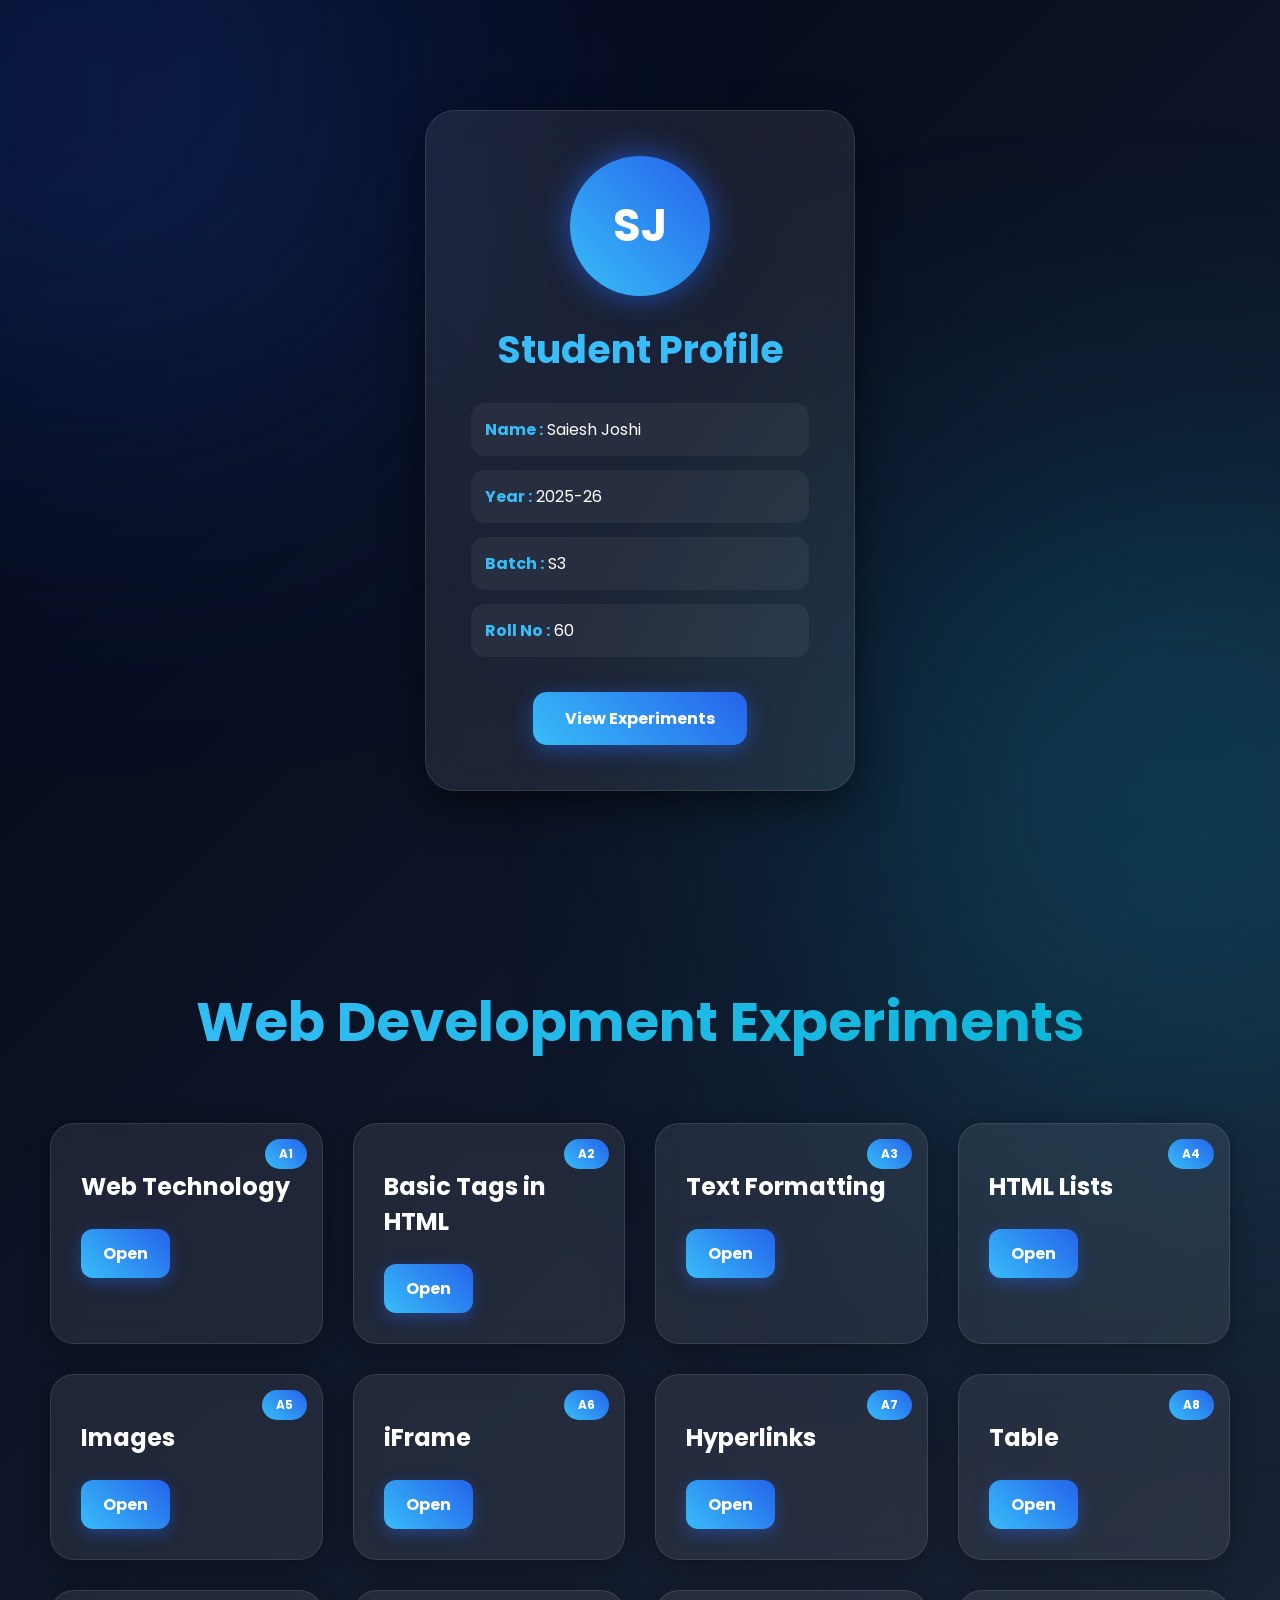
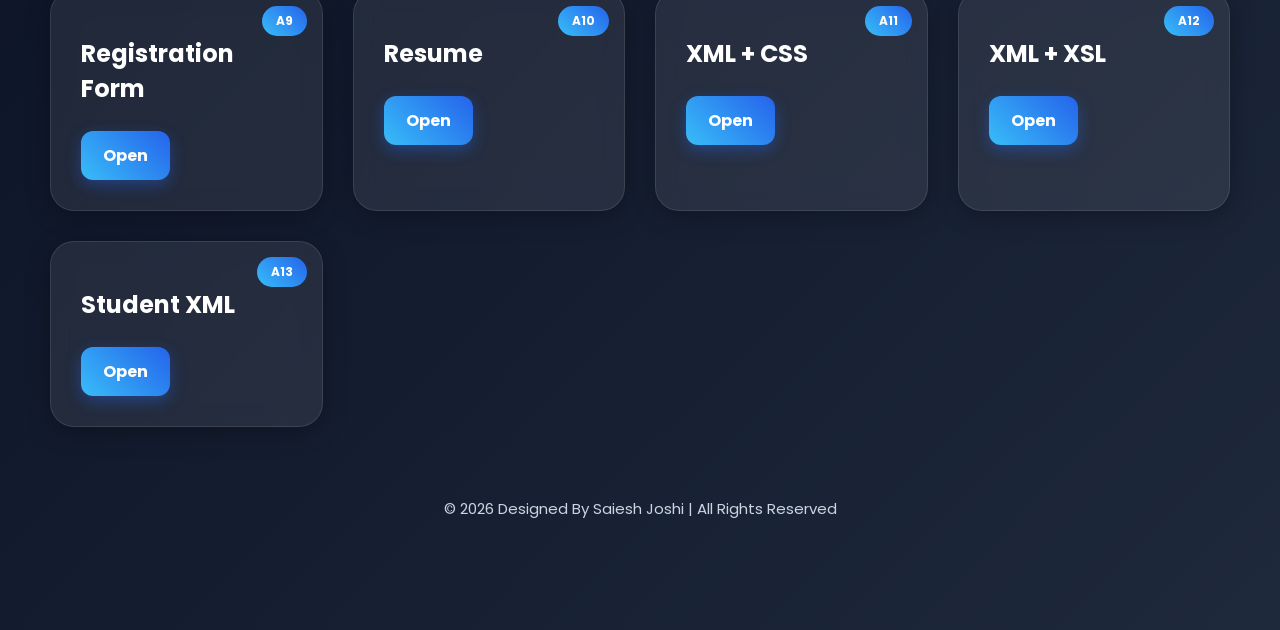
<file: index.html>
<!DOCTYPE html>
<html lang="en">

<head>

<meta charset="UTF-8">

<meta name="viewport"
content="width=device-width, initial-scale=1.0">

<title>

 Student Web Journal

</title>

<link href="https://fonts.googleapis.com/css2?family=Poppins:wght@300;400;500;600;700&display=swap" rel="stylesheet">

<style>

*{
    margin:0;
    padding:0;
    box-sizing:border-box;
    font-family:'Poppins',sans-serif;
    scroll-behavior:smooth;
}

body{

    background:
    linear-gradient(135deg,#020617,#0f172a,#1e293b);

    color:white;

    overflow-x:hidden;
}

/* BACKGROUND GLOW */

body::before{

    content:'';

    position:fixed;

    width:500px;

    height:500px;

    background:#2563eb;

    filter:blur(180px);

    top:-150px;

    left:-150px;

    opacity:0.35;

    z-index:-1;
}

body::after{

    content:'';

    position:fixed;

    width:500px;

    height:500px;

    background:#06b6d4;

    filter:blur(180px);

    bottom:-150px;

    right:-150px;

    opacity:0.35;

    z-index:-1;
}

/* PROFILE SECTION */

.profile-section{

    min-height:100vh;

    display:flex;

    justify-content:center;

    align-items:center;

    padding:40px;
}

.profile-card{

    width:430px;

    background:
    rgba(255,255,255,0.08);

    backdrop-filter:blur(18px);

    border:
    1px solid rgba(255,255,255,0.1);

    border-radius:30px;

    padding:45px;

    text-align:center;

    box-shadow:
    0 15px 40px rgba(0,0,0,0.5);

    animation:fadeUp 1s ease;
}

@keyframes fadeUp{

    from{

        opacity:0;

        transform:translateY(50px);
    }

    to{

        opacity:1;

        transform:translateY(0);
    }
}

.profile-img{

    width:140px;

    height:140px;

    border-radius:50%;

    background:
    linear-gradient(45deg,#38bdf8,#2563eb);

    margin:auto;

    margin-bottom:25px;

    display:flex;

    justify-content:center;

    align-items:center;

    font-size:45px;

    font-weight:bold;

    color:white;

    box-shadow:
    0 0 30px rgba(37,99,235,0.7);

    animation:float 3s ease-in-out infinite;
}

@keyframes float{

    0%{

        transform:translateY(0);
    }

    50%{

        transform:translateY(-10px);
    }

    100%{

        transform:translateY(0);
    }
}

.profile-card h1{

    font-size:38px;

    color:#38bdf8;

    margin-bottom:25px;
}

.info p{

    margin:14px 0;

    background:
    rgba(255,255,255,0.05);

    padding:14px;

    border-radius:14px;

    text-align:left;

    font-size:16px;

    transition:0.3s;
}

.info p:hover{

    background:
    rgba(255,255,255,0.1);

    transform:translateX(5px);
}

.info span{

    color:#38bdf8;

    font-weight:bold;
}

/* BUTTON */

.scroll-btn{

    margin-top:35px;
}

.scroll-btn a{

    text-decoration:none;

    background:
    linear-gradient(45deg,#38bdf8,#2563eb);

    color:white;

    padding:14px 32px;

    border-radius:14px;

    font-weight:bold;

    transition:0.3s;

    display:inline-block;

    box-shadow:
    0 5px 20px rgba(37,99,235,0.5);
}

.scroll-btn a:hover{

    transform:scale(1.08);

    box-shadow:
    0 10px 25px rgba(37,99,235,0.8);
}

/* EXPERIMENT SECTION */

.experiment-section{

    padding:80px 50px;
}

.header{

    text-align:center;

    margin-bottom:60px;
}

.header h1{

    font-size:55px;

    background:
    linear-gradient(to right,#38bdf8,#06b6d4);

    -webkit-background-clip:text;

    -webkit-text-fill-color:transparent;
}

/* GRID */

.grid{

    display:grid;

    grid-template-columns:
    repeat(auto-fit,minmax(260px,1fr));

    gap:30px;
}

/* CARD */

.card{

    background:
    rgba(255,255,255,0.08);

    backdrop-filter:blur(12px);

    border:
    1px solid rgba(255,255,255,0.1);

    padding:30px;

    border-radius:24px;

    position:relative;

    overflow:hidden;

    transition:0.4s;

    box-shadow:
    0 5px 25px rgba(0,0,0,0.3);
}

.card::before{

    content:'';

    position:absolute;

    top:0;

    left:-100%;

    width:100%;

    height:100%;

    background:
    linear-gradient(
    120deg,
    transparent,
    rgba(255,255,255,0.2),
    transparent);

    transition:0.6s;
}

.card:hover::before{

    left:100%;
}

.card:hover{

    transform:
    translateY(-12px);

    border-color:#38bdf8;

    box-shadow:
    0 10px 35px rgba(37,99,235,0.4);
}

.tag{

    position:absolute;

    top:15px;

    right:15px;

    background:
    linear-gradient(45deg,#38bdf8,#2563eb);

    color:white;

    padding:6px 14px;

    border-radius:30px;

    font-size:12px;

    font-weight:bold;
}

.card h3{

    margin-top:15px;

    margin-bottom:25px;

    font-size:24px;
}

.card a{

    text-decoration:none;

    background:
    linear-gradient(45deg,#38bdf8,#2563eb);

    color:white;

    padding:12px 22px;

    border-radius:12px;

    display:inline-block;

    font-weight:bold;

    transition:0.3s;

    box-shadow:
    0 5px 15px rgba(37,99,235,0.4);
}

.card a:hover{

    transform:scale(1.08);
}

/* FOOTER */

.footer{

    text-align:center;

    margin-top:70px;

    padding-bottom:30px;

    color:#cbd5e1;

    font-size:15px;
}

/* RESPONSIVE */

@media(max-width:768px){

    .profile-card{

        width:100%;
    }

    .header h1{

        font-size:38px;
    }

    .experiment-section{

        padding:40px 20px;
    }

}

</style>

</head>

<body>

<section class="profile-section">

    <div class="profile-card">

        <div class="profile-img">

            SJ

        </div>

        <h1>

            Student Profile

        </h1>

        <div class="info">

            <p><span>Name :</span> Saiesh Joshi</p>

            <p><span>Year :</span> 2025-26</p>

            <p><span>Batch :</span> S3</p>

            <p><span>Roll No :</span> 60</p>

        </div>

        <div class="scroll-btn">

            <a href="#experiments">

                View Experiments

            </a>

        </div>

    </div>

</section>

<section class="experiment-section"
id="experiments">

    <div class="header">

        <h1>

            Web Development Experiments

        </h1>

    </div>

    <div class="grid">

        <div class="card">
            <span class="tag">A1</span>
            <h3>Web Technology</h3>
            <a href="Exp1.html">Open</a>
        </div>

        <div class="card">
            <span class="tag">A2</span>
            <h3>Basic Tags in HTML</h3>
            <a href="Exp2.html">Open</a>
        </div>

        <div class="card">
            <span class="tag">A3</span>
            <h3>Text Formatting</h3>
            <a href="Exp3.html">Open</a>
        </div>

        <div class="card">
            <span class="tag">A4</span>
            <h3>HTML Lists</h3>
            <a href="Exp4.html">Open</a>
        </div>

        <div class="card">
            <span class="tag">A5</span>
            <h3>Images</h3>
            <a href="Exp5.html">Open</a>
        </div>

        <div class="card">
            <span class="tag">A6</span>
            <h3>iFrame</h3>
            <a href="Exp6.html">Open</a>
        </div>

        <div class="card">
            <span class="tag">A7</span>
            <h3>Hyperlinks</h3>
            <a href="Exp7.html">Open</a>
        </div>

        <div class="card">
            <span class="tag">A8</span>
            <h3>Table</h3>
            <a href="Exp8.html">Open</a>
        </div>

        <div class="card">
            <span class="tag">A9</span>
            <h3>Registration Form</h3>
            <a href="Exp9.html">Open</a>
        </div>

        <div class="card">
            <span class="tag">A10</span>
            <h3>Resume</h3>
            <a href="Exp10.html">Open</a>
        </div>

        <div class="card">
            <span class="tag">A11</span>
            <h3>XML + CSS</h3>
            <a href="Exp11/Books.xml">Open</a>
        </div>

        <div class="card">
            <span class="tag">A12</span>
            <h3>XML + XSL</h3>
            <a href="Exp12.html">Open</a>
        </div>

        <div class="card">
            <span class="tag">A13</span>
            <h3>Student XML</h3>
            <a href="Exp13/students.xml">Open</a>
        </div>

    </div>

    <div class="footer">

        © 2026 Designed By Saiesh Joshi | All Rights Reserved

    </div>

</section>

</body>

</html>
</file>
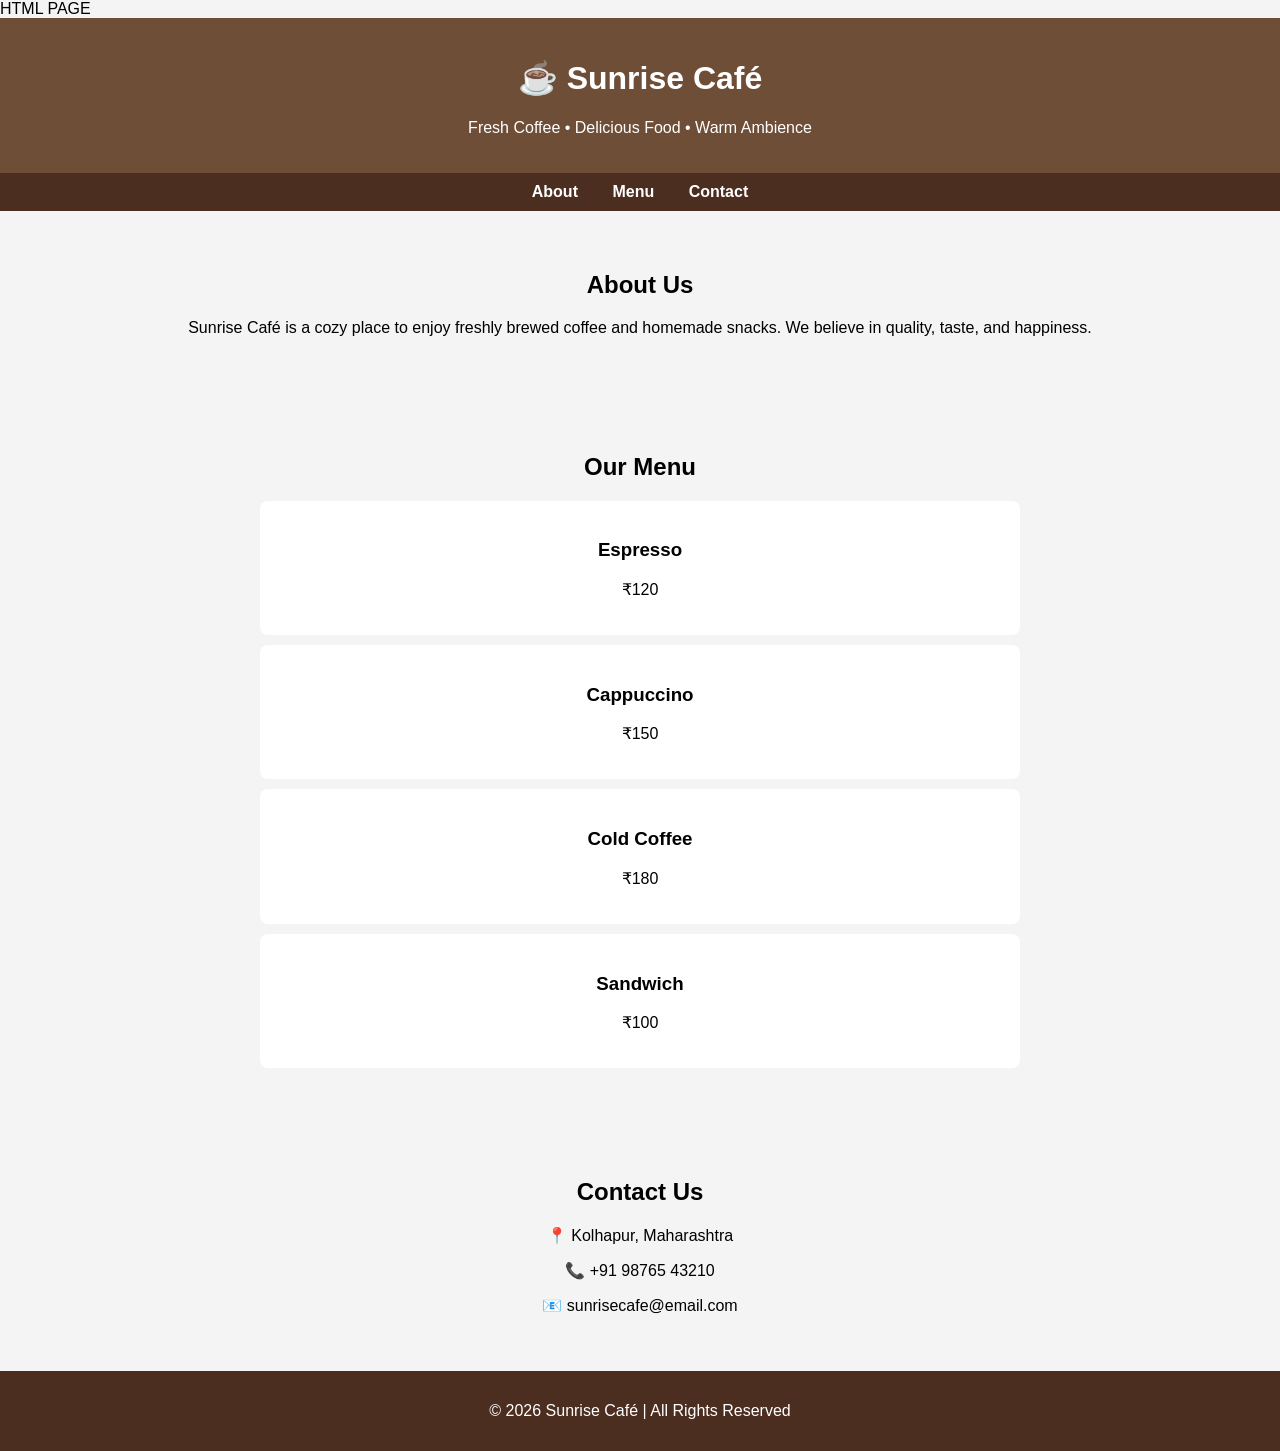
<file: Exp1.html>
HTML PAGE 
<!DOCTYPE html>
<html lang="en">
<head>
    <meta charset="UTF-8">
    <title>Sunrise Café</title>
    <style>
        body {
            margin: 0;
            font-family: Arial, sans-serif;
            background-color: #f4f4f4;
        }
        header {
            background: #6f4e37;
            color: white;
            padding: 20px;
            text-align: center;
        }
        nav {
            background: #4b2e20;
            padding: 10px;
            text-align: center;
        }
        nav a {
            color: white;
            margin: 15px;
            text-decoration: none;
            font-weight: bold;
        }
        section {
            padding: 40px;
            text-align: center;
        }
        .menu-item {
            background: white;
            padding: 20px;
            margin: 10px auto;
            width: 60%;
            border-radius: 8px;
        }
        footer {
            background: #4b2e20;
            color: white;
            text-align: center;
            padding: 15px;
        }
    </style>
</head>

<body>

<header>
    <h1>☕ Sunrise Café</h1>
    <p>Fresh Coffee • Delicious Food • Warm Ambience</p>
</header>

<nav>
    <a href="#about">About</a>
    <a href="#menu">Menu</a>
    <a href="#contact">Contact</a>
</nav>

<section id="about">
    <h2>About Us</h2>
    <p>Sunrise Café is a cozy place to enjoy freshly brewed coffee and homemade snacks.
       We believe in quality, taste, and happiness.</p>
</section>

<section id="menu">
    <h2>Our Menu</h2>

    <div class="menu-item">
        <h3>Espresso</h3>
        <p>₹120</p>
    </div>

    <div class="menu-item">
        <h3>Cappuccino</h3>
        <p>₹150</p>
    </div>

    <div class="menu-item">
        <h3>Cold Coffee</h3>
        <p>₹180</p>
    </div>

    <div class="menu-item">
        <h3>Sandwich</h3>
        <p>₹100</p>
    </div>
</section>

<section id="contact">
    <h2>Contact Us</h2>
    <p>📍 Kolhapur, Maharashtra</p>
    <p>📞 +91 98765 43210</p>
    <p>📧 sunrisecafe@email.com</p>
</section>

<footer>
    <p>© 2026 Sunrise Café | All Rights Reserved</p>
</footer>

</body>
</html>
</file>
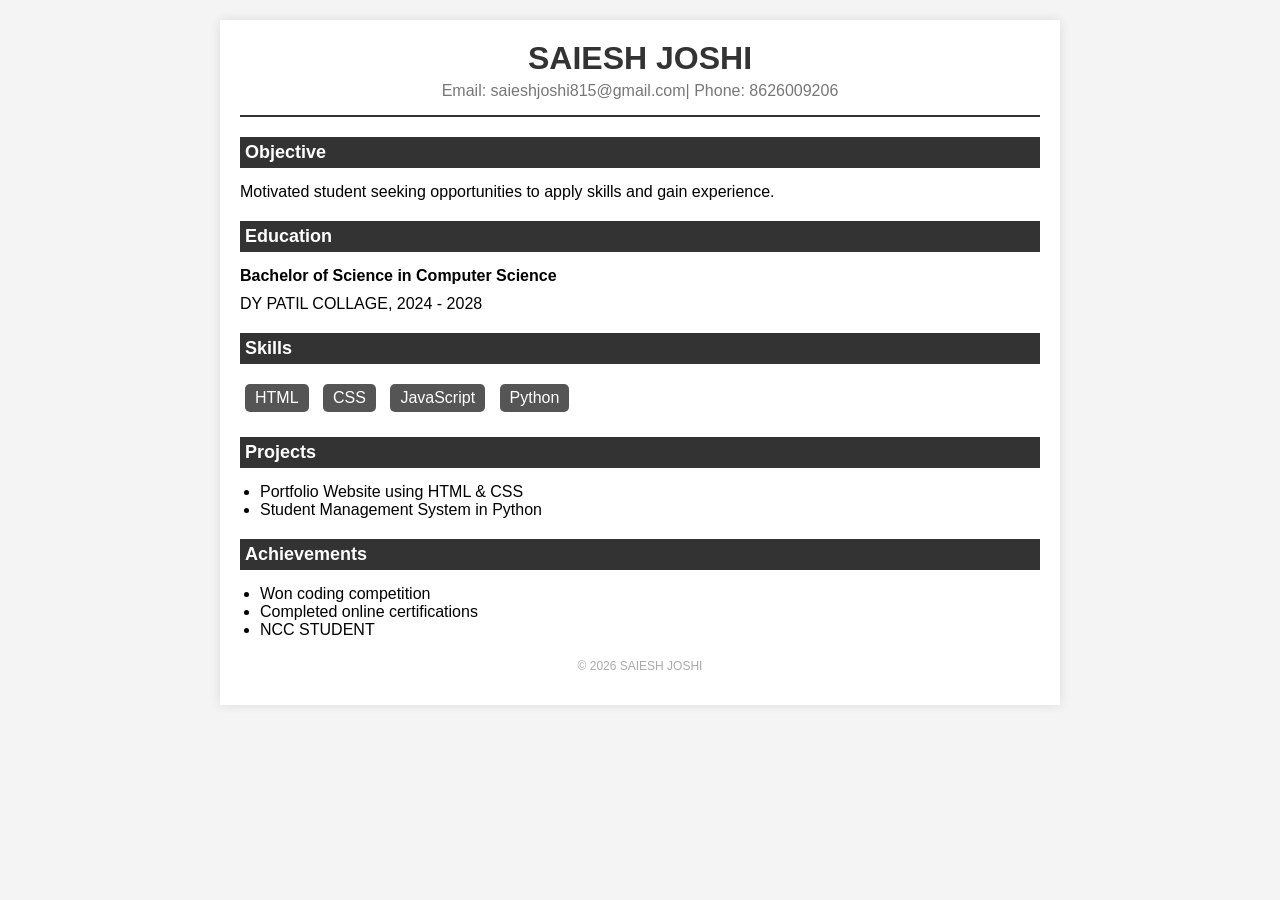
<file: Exp10.html>
<!DOCTYPE html>
<html lang="en">
<head>
    <meta charset="UTF-8">
    <title>Student Resume</title>
    <style>
        body {
            font-family: Arial, sans-serif;
            margin: 0;
            padding: 0;
            background-color: #f4f4f4;
        }

        .container {
            width: 800px;
            margin: 20px auto;
            background: #fff;
            padding: 20px;
            box-shadow: 0 0 10px rgba(0,0,0,0.1);
        }

        .header {
            text-align: center;
            border-bottom: 2px solid #333;
            padding-bottom: 10px;
        }

        .header h1 {
            margin: 0;
            color: #333;
        }

        .header p {
            margin: 5px 0;
            color: #777;
        }

        .section {
            margin: 20px 0;
        }

        .section h2 {
            background: #333;
            color: #fff;
            padding: 5px;
            font-size: 18px;
        }

        .section p, .section ul {
            margin: 10px 0;
        }

        ul {
            padding-left: 20px;
        }

        .skills span {
            display: inline-block;
            background: #555;
            color: #fff;
            padding: 5px 10px;
            margin: 5px;
            border-radius: 5px;
        }

        .footer {
            text-align: center;
            font-size: 12px;
            color: #aaa;
            margin-top: 20px;
        }
    </style>
</head>
<body>

<div class="container">
    <div class="header">
        <h1>SAIESH JOSHI</h1>
        <p>Email: saieshjoshi815@gmail.com| Phone: 8626009206</p>
    </div>

    <div class="section">
        <h2>Objective</h2>
        <p>Motivated student seeking opportunities to apply skills and gain experience.</p>
    </div>

    <div class="section">
        <h2>Education</h2>
        <p><strong>Bachelor of Science in Computer Science</strong></p>
        <p>DY PATIL COLLAGE, 2024 - 2028</p>
    </div>

    <div class="section">
        <h2>Skills</h2>
        <div class="skills">
            <span>HTML</span>
            <span>CSS</span>
            <span>JavaScript</span>
            <span>Python</span>
        </div>
    </div>

    <div class="section">
        <h2>Projects</h2>
        <ul>
            <li>Portfolio Website using HTML & CSS</li>
            <li>Student Management System in Python</li>
        </ul>
    </div>

    <div class="section">
        <h2>Achievements</h2>
        <ul>
            <li>Won coding competition</li>
            <li>Completed online certifications</li>
            <li> NCC STUDENT</li>
        </ul>
    </div>

    <div class="footer">
        <p>© 2026 SAIESH JOSHI</p>
    </div>
</div>

</body>
</html>
</file>
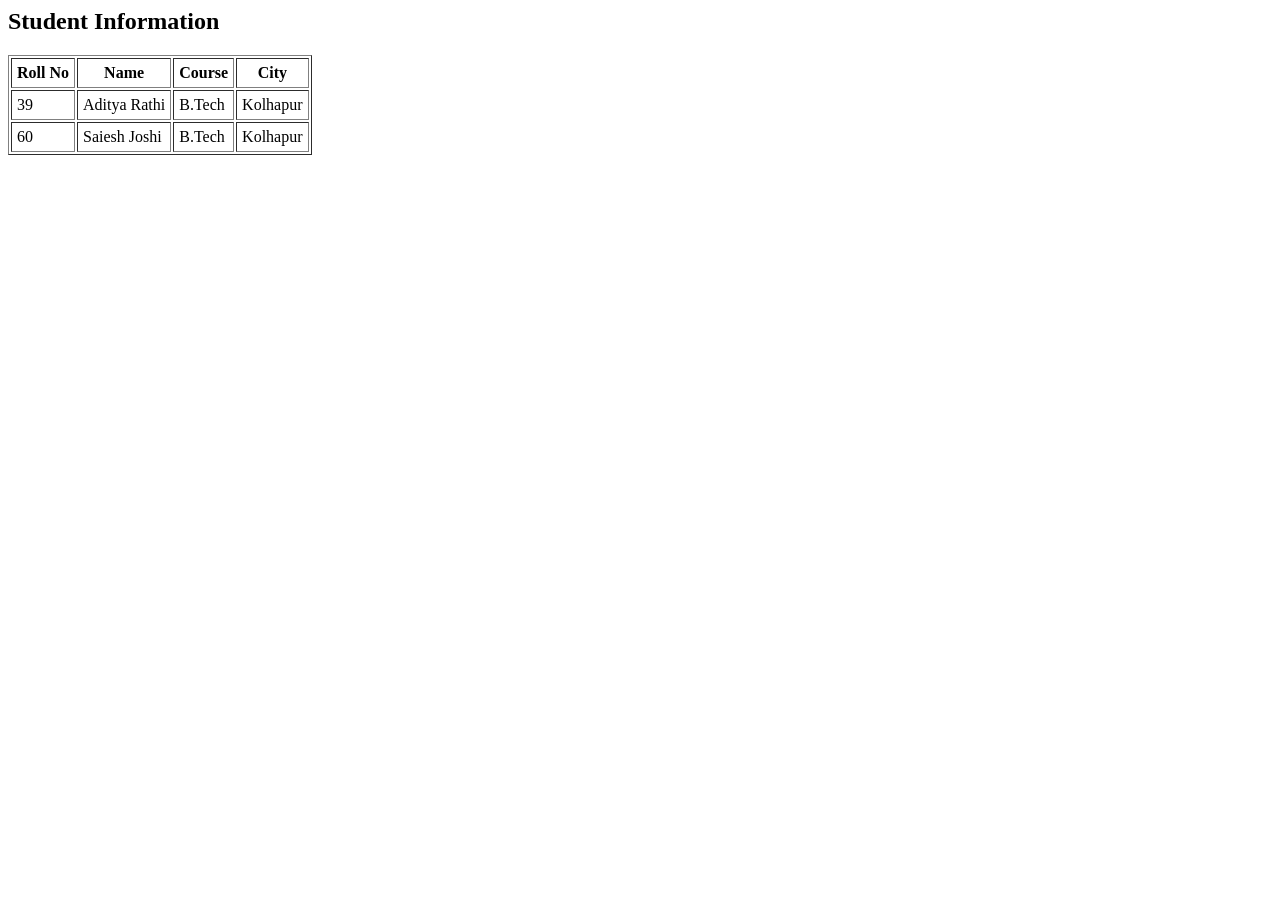
<file: Exp12.html>
<?xml version="1.0" encoding="UTF-8"?>
<xsl:stylesheet version="1.0" xmlns:xsl="http://www.w3.org/1999/XSL/Transform">

    <xsl:template match="/">

        <html>

        <head>
            <title>Student Details</title>
        </head>

        <body>
            <h2>Student Information</h2>

            <table border="1" cellpadding="5">
                <tr>
                    <th>Roll No</th>
                    <th>Name</th>
                    <th>Course</th>
                    <th>City</th>
                </tr>

                <xsl:for-each select="students/student">


                    <tr>
                        <td><xsl:value-of select="rollno" />39</td>
                        <td><xsl:value-of select="name" />Aditya Rathi</td>
                        <td><xsl:value-of select="course" />B.Tech</td>
                        <td><xsl:value-of select="city" />Kolhapur</td>
                    </tr>


                    <tr>
                        <td><xsl:value-of select="rollno" />60</td>
                        <td><xsl:value-of select="name" />Saiesh Joshi</td>
                        <td><xsl:value-of select="course" />B.Tech</td>
                        <td><xsl:value-of select="city" />Kolhapur</td>
                    </tr>


                </xsl:for-each>

            </table>
        </body>

        </html>

    </xsl:template>

</xsl:stylesheet>
</file>
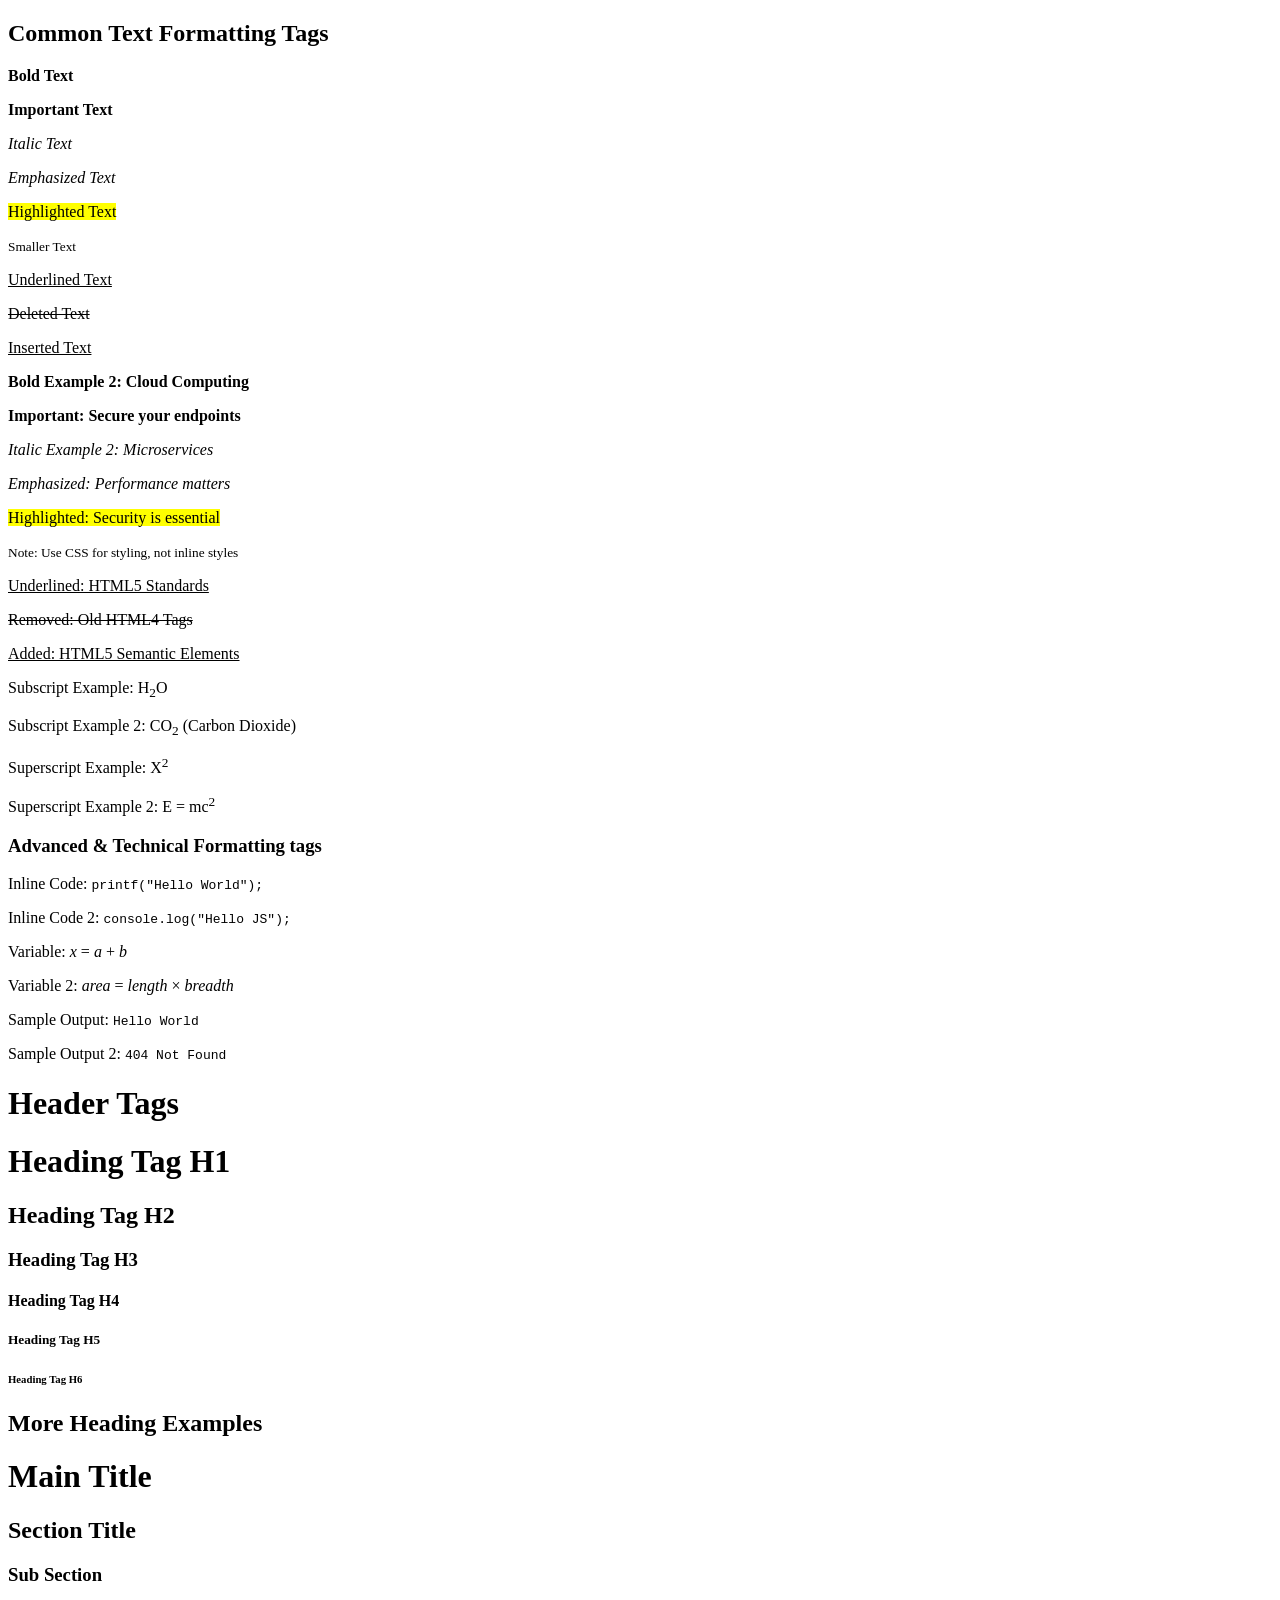
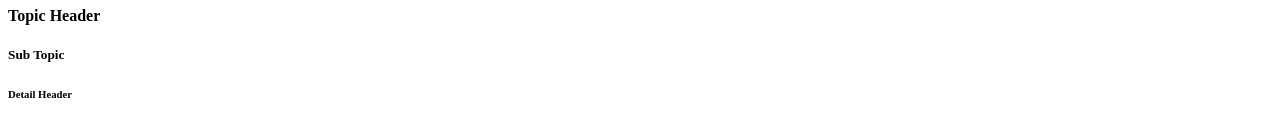
<file: Exp3.html>
<!DOCTYPE html>
<html>
<head>
    <title>Text Formatting Tags</title>
</head>

<body>

    <h2>Common Text Formatting Tags</h2>

    <p><b>Bold Text</b></p>
    <p><strong>Important Text</strong></p>
    <p><i>Italic Text</i></p>
    <p><em>Emphasized Text</em></p>
    <p><mark>Highlighted Text</mark></p>
    <p><small>Smaller Text</small></p>
    <p><u>Underlined Text</u></p>
    <p><del>Deleted Text</del></p>
    <p><ins>Inserted Text</ins></p>
    <p><b>Bold Example 2: Cloud Computing</b></p>
    <p><strong>Important: Secure your endpoints</strong></p>
    <p><i>Italic Example 2: Microservices</i></p>
    <p><em>Emphasized: Performance matters</em></p>
    <p><mark>Highlighted: Security is essential</mark></p>
    <p><small>Note: Use CSS for styling, not inline styles</small></p>
    <p><u>Underlined: HTML5 Standards</u></p>
    <p><del>Removed: Old HTML4 Tags</del></p>
    <p><ins>Added: HTML5 Semantic Elements</ins></p>

    <p>Subscript Example: H<sub>2</sub>O</p>
    <p>Subscript Example 2: CO<sub>2</sub> (Carbon Dioxide)</p>
    <p>Superscript Example: X<sup>2</sup></p>
    <p>Superscript Example 2: E = mc<sup>2</sup></p>

    <h3>Advanced & Technical Formatting tags</h3>

    <p>Inline Code: <code>printf("Hello World");</code></p>
    <p>Inline Code 2: <code>console.log("Hello JS");</code></p>

    <p>Variable: <var>x</var> = <var>a</var> + <var>b</var></p>
    <p>Variable 2: <var>area</var> = <var>length</var> × <var>breadth</var></p>
    <p>Sample Output: <samp>Hello World</samp></p>
    <p>Sample Output 2: <samp>404 Not Found</samp></p>


    <B><H1>Header Tags</H1></B>

    <h1>Heading Tag H1</h1>
    <h2>Heading Tag H2</h2>
    <h3>Heading Tag H3</h3>
    <h4>Heading Tag H4</h4>
    <h5>Heading Tag H5</h5>
    <h6>Heading Tag H6</h6>

    <h2>More Heading Examples</h2>
    <h1>Main Title</h1>
    <h2>Section Title</h2>
    <h3>Sub Section</h3>
    <h4>Topic Header</h4>
    <h5>Sub Topic</h5>
    <h6>Detail Header</h6>

</body>
</html>
</file>
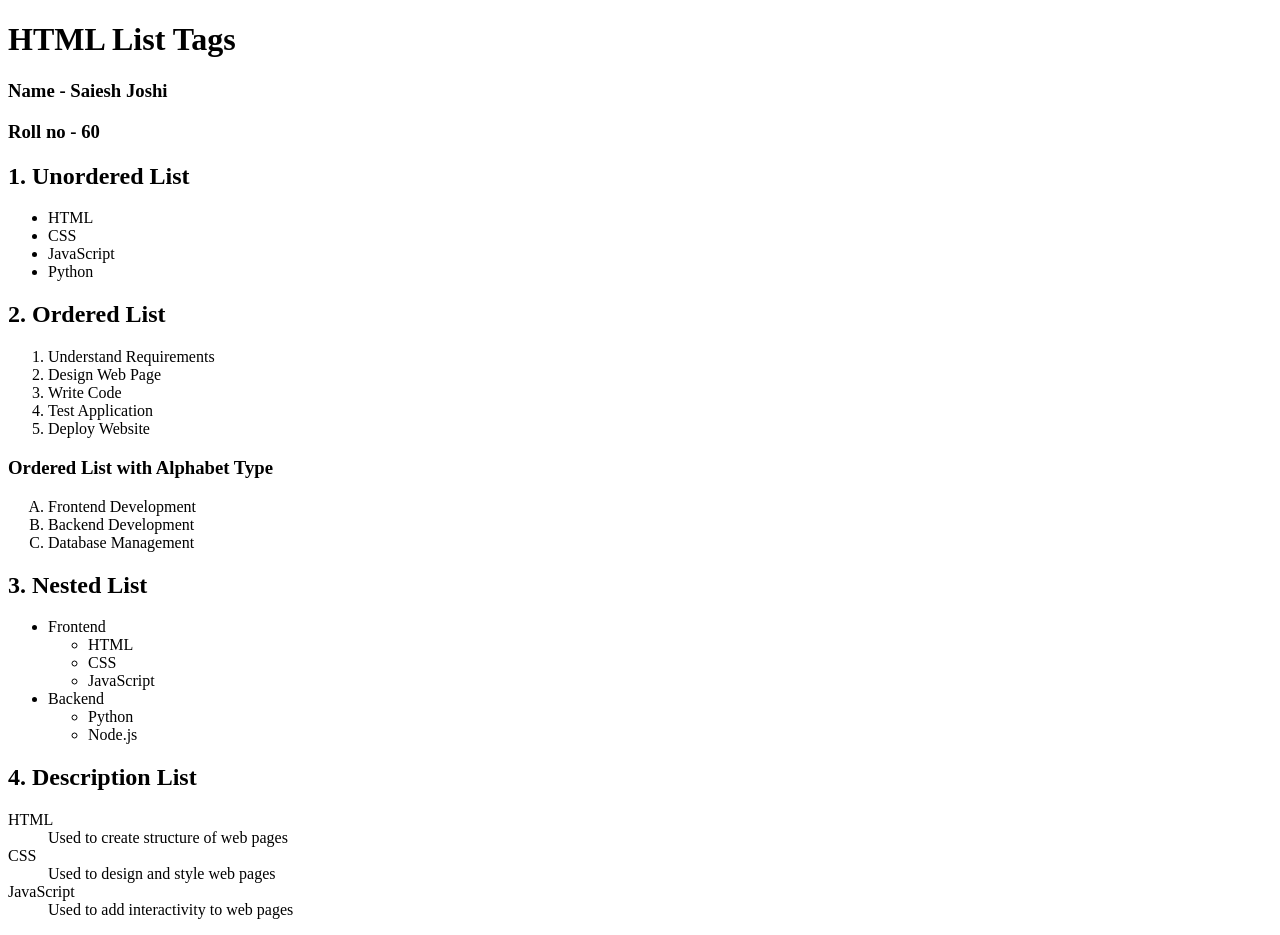
<file: Exp4.html>
<!DOCTYPE html>
<html lang="en">

<head>
    <meta charset="UTF-8">
    <meta name="viewport" content="width=device-width, initial-scale=1.0">
    <title>List In HTML</title>
</head>

<body>






    <h1>HTML List Tags </h1>
    <h3>Name - Saiesh Joshi</h3>
    <h3>Roll no - 60</h3>

    <h2>1. Unordered List</h2>
    <ul>
        <li>HTML</li>
        <li>CSS</li>
        <li>JavaScript</li>
        <li>Python</li>
    </ul>

    <h2>2. Ordered List</h2>
    <ol>
        <li>Understand Requirements</li>
        <li>Design Web Page</li>
        <li>Write Code</li>
        <li>Test Application</li>
        <li>Deploy Website</li>
    </ol>

    <h3>Ordered List with Alphabet Type</h3>
    <ol type="A">
        <li>Frontend Development</li>
        <li>Backend Development</li>
        <li>Database Management</li>
    </ol>

    <h2>3. Nested List</h2>
    <ul>
        <li>Frontend
            <ul>
                <li>HTML</li>
                <li>CSS</li>
                <li>JavaScript</li>
            </ul>
        </li>

        <li>Backend
            <ul>
                <li>Python</li>
                <li>Node.js</li>
            </ul>
        </li>
    </ul>

    <h2>4. Description List</h2>
    <dl>
        <dt>HTML</dt>
        <dd>Used to create structure of web pages</dd>

        <dt>CSS</dt>
        <dd>Used to design and style web pages</dd>

        <dt>JavaScript</dt>
        <dd>Used to add interactivity to web pages</dd>
    </dl>

</body>

</html>
</file>
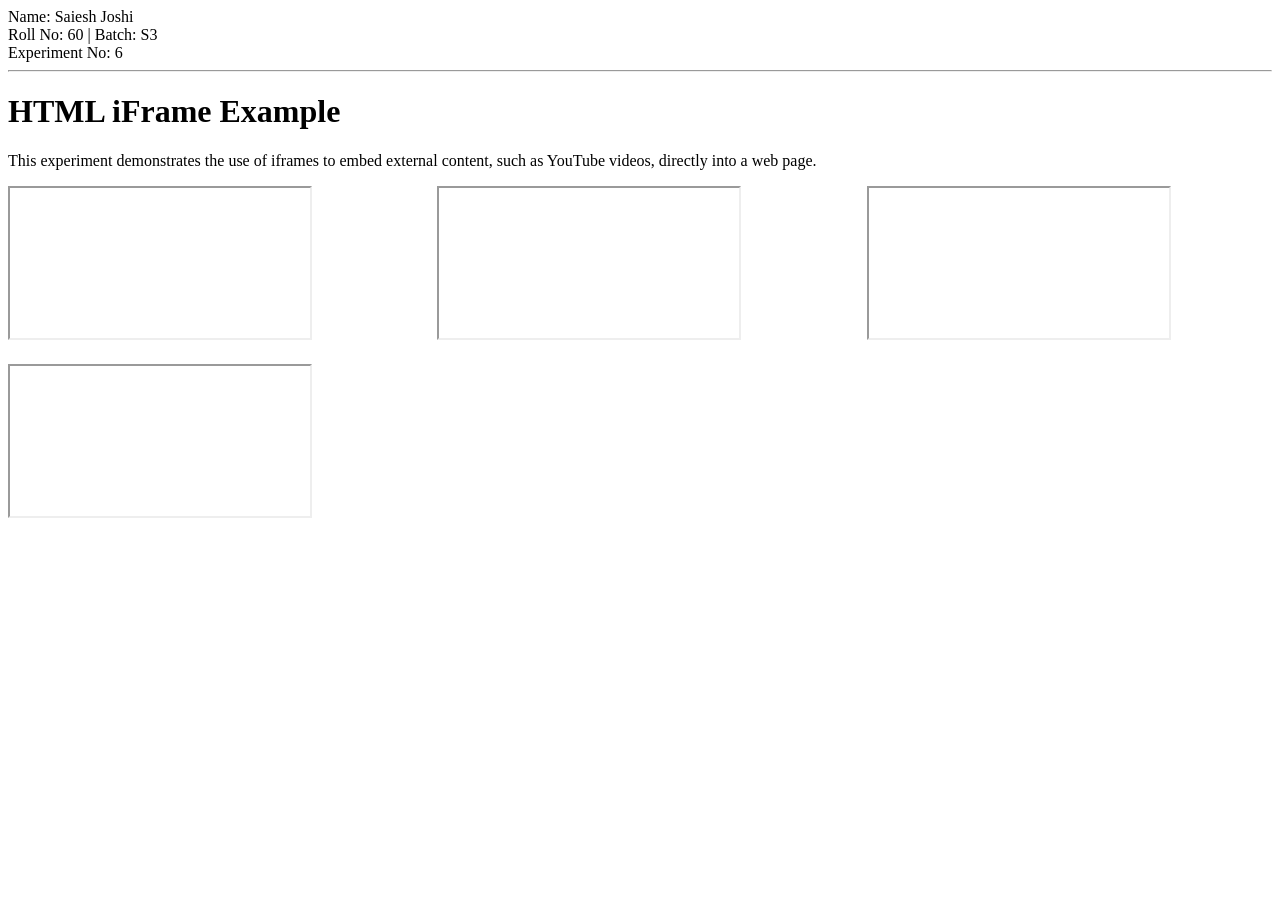
<file: Exp6.html>
<!DOCTYPE html>
<html lang="en">
<head>
    <meta charset="UTF-8">
    <meta name="viewport" content="width=device-width, initial-scale=1.0">
    <title>iFrame Tag</title>
    
</head>
<body>

    <div class="info-header">
        <div>Name: <span>Saiesh Joshi</span></div>
        <div>Roll No: <span>60</span> | Batch: <span>S3</span></div>
        <div>Experiment No: <span>6</span></div>
    </div>

    <hr>

    <div class="container">
        <h1>HTML iFrame Example</h1>

        <div class="card">
            <p>This experiment demonstrates the use of iframes to embed external content, such as YouTube videos, directly into a web page.</p>
        </div>

        <div class="card">
            <div style="display: grid; grid-template-columns: repeat(auto-fit, minmax(320px, 1fr)); gap: 24px;">
                <iframe src="https://www.youtube.com/embed/ZPdk5GaIDjo" title="YouTube video player 1" allowfullscreen></iframe>
                <iframe src="https://www.youtube.com/embed/BsDoLVMnmZs" title="YouTube video player 2" allowfullscreen></iframe>
                <iframe src="https://www.youtube.com/embed/cLp-tYE48wc" title="YouTube video player 3" allowfullscreen></iframe>
                <iframe src="https://www.youtube.com/embed/JcIkWZUOWzA" title="YouTube video player 4" allowfullscreen></iframe>
            </div>
        </div>

        
    </div>

</body>
</html>
</file>
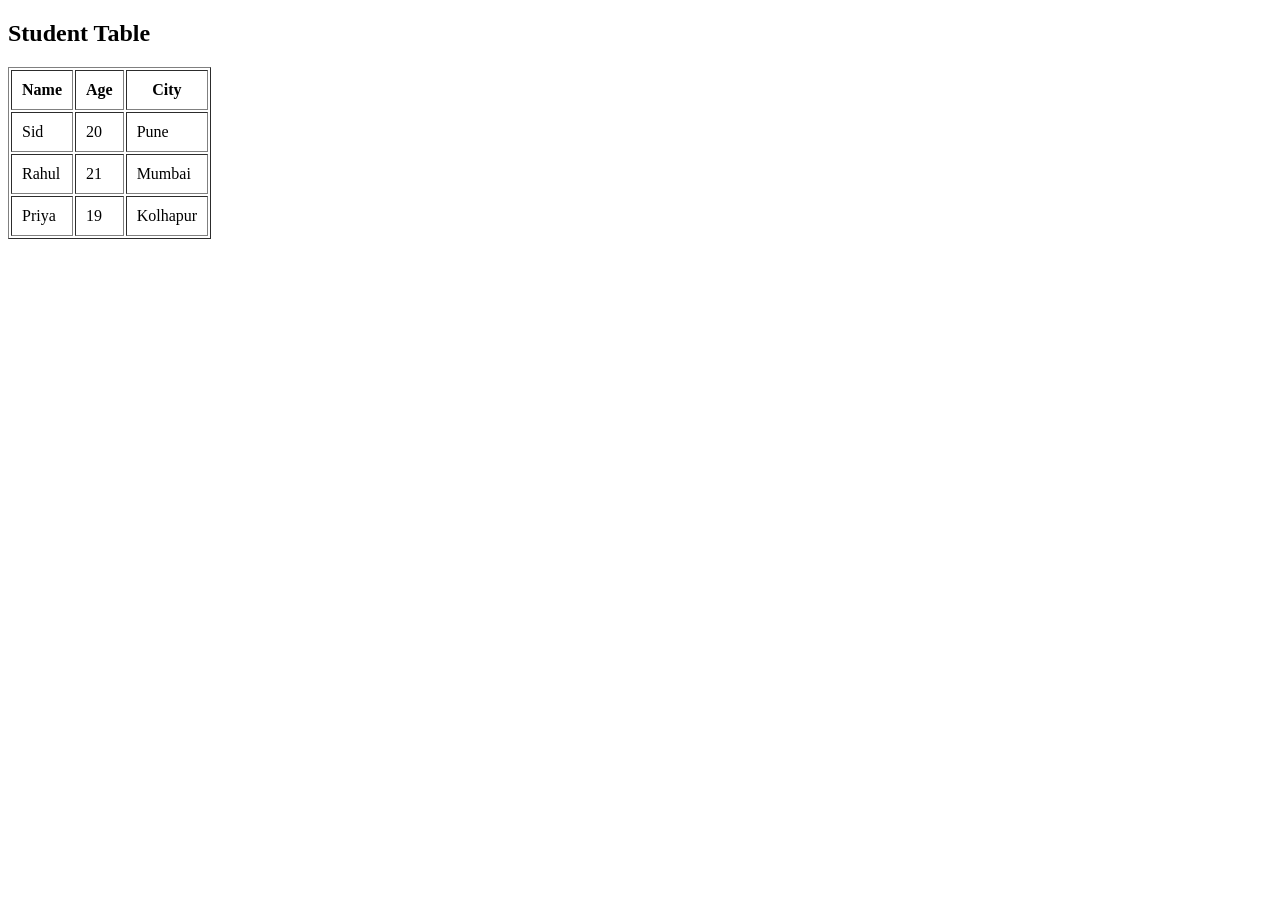
<file: Exp8.html>
<!DOCTYPE html>
<html>

<head>
    <title>Table Example</title>
</head>

<body>

    <h2>Student Table</h2>

    <table border="1" cellpadding="10">
        <tr>
            <th>Name</th>
            <th>Age</th>
            <th>City</th>
        </tr>

        <tr>
            <td>Sid</td>
            <td>20</td>
            <td>Pune</td>
        </tr>

        <tr>
            <td>Rahul</td>
            <td>21</td>
            <td>Mumbai</td>
        </tr>

        <tr>
            <td>Priya</td>
            <td>19</td>
            <td>Kolhapur</td>
        </tr>

    </table>

</body>

</html>
</file>
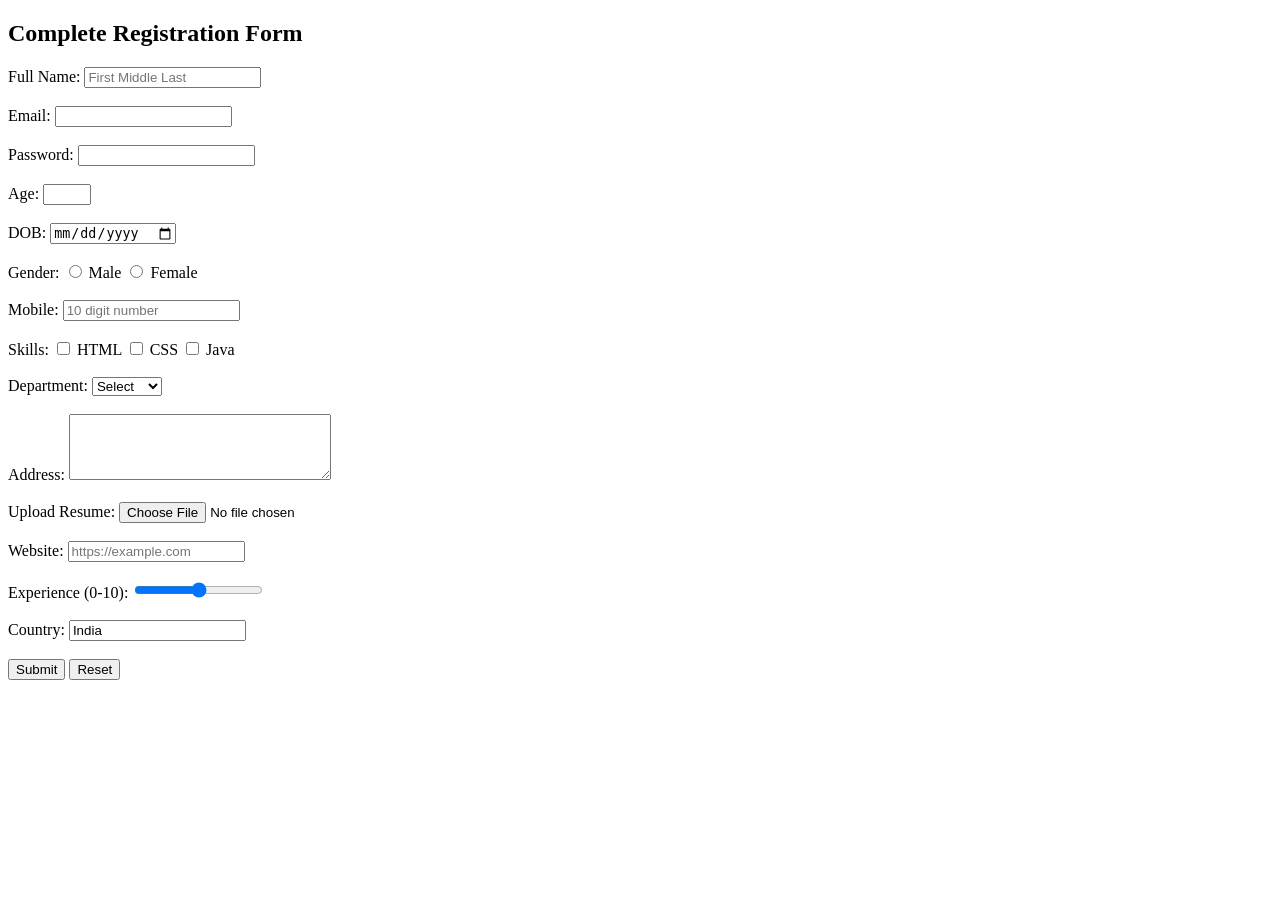
<file: Exp9.html>
<!DOCTYPE html>
<html>

<head>
    <title>Validated Form</title>
</head>

<body>

    <h2>Complete Registration Form</h2>

    <form action="submit.php" method="post">

        <!-- Full Name (First Middle Last) -->
        Full Name:
        <input type="text" name="fullname" placeholder="First Middle Last"
            pattern="[A-Za-z]{3,} [A-Za-z]{3,} [A-Za-z]{3,}" title="Enter First Middle Last name (min 3 letters each)"
            required>
        <br><br>

        <!-- Email -->
        Email:
        <input type="email" name="email" required>
        <br><br>

        <!-- Password -->
        Password:
        <input type="password" name="password" minlength="6" maxlength="12" required>
        <br><br>

        <!-- Age -->
        Age:
        <input type="number" name="age" min="18" max="60" required>
        <br><br>

        <!-- Date -->
        DOB:
        <input type="date" name="dob" required>
        <br><br>

        <!-- Gender -->
        Gender:
        <input type="radio" name="gender" value="male" required> Male
        <input type="radio" name="gender" value="female"> Female
        <br><br>

        <!-- Mobile Number (10 digits) -->
        Mobile:
        <input type="tel" name="phone" pattern="[0-9]{10}" maxlength="10" placeholder="10 digit number"
            title="Enter exactly 10 digits" required>
        <br><br>

        <!-- Skills (at least one required using required in first checkbox) -->
        Skills:
        <input type="checkbox" name="skill" value="html" required> HTML
        <input type="checkbox" name="skill" value="css"> CSS
        <input type="checkbox" name="skill" value="java"> Java
        <br><br>

        <!-- Department -->
        Department:
        <select name="dept" required>
            <option value="">Select</option>
            <option>HR</option>
            <option>IT</option>
            <option>Finance</option>
        </select>
        <br><br>

        <!-- Address -->
        Address:
        <textarea name="address" rows="4" cols="30" required></textarea>
        <br><br>

        <!-- File Upload -->
        Upload Resume:
        <input type="file" name="file" accept=".pdf,.doc,.docx" required>
        <br><br>

        <!-- Website -->
        Website:
        <input type="url" name="website" placeholder="https://example.com">
        <br><br>

        <!-- Experience -->
        Experience (0-10):
        <input type="range" name="exp" min="0" max="10">
        <br><br>

        <!-- Country -->
        Country:
        <input type="text" value="India" readonly>
        <br><br>

        <!-- Hidden -->
        <input type="hidden" name="userid" value="101">

        <!-- Buttons -->
        <input type="submit" value="Submit">
        <input type="reset" value="Reset">

    </form>

</body>

</html>
</file>
